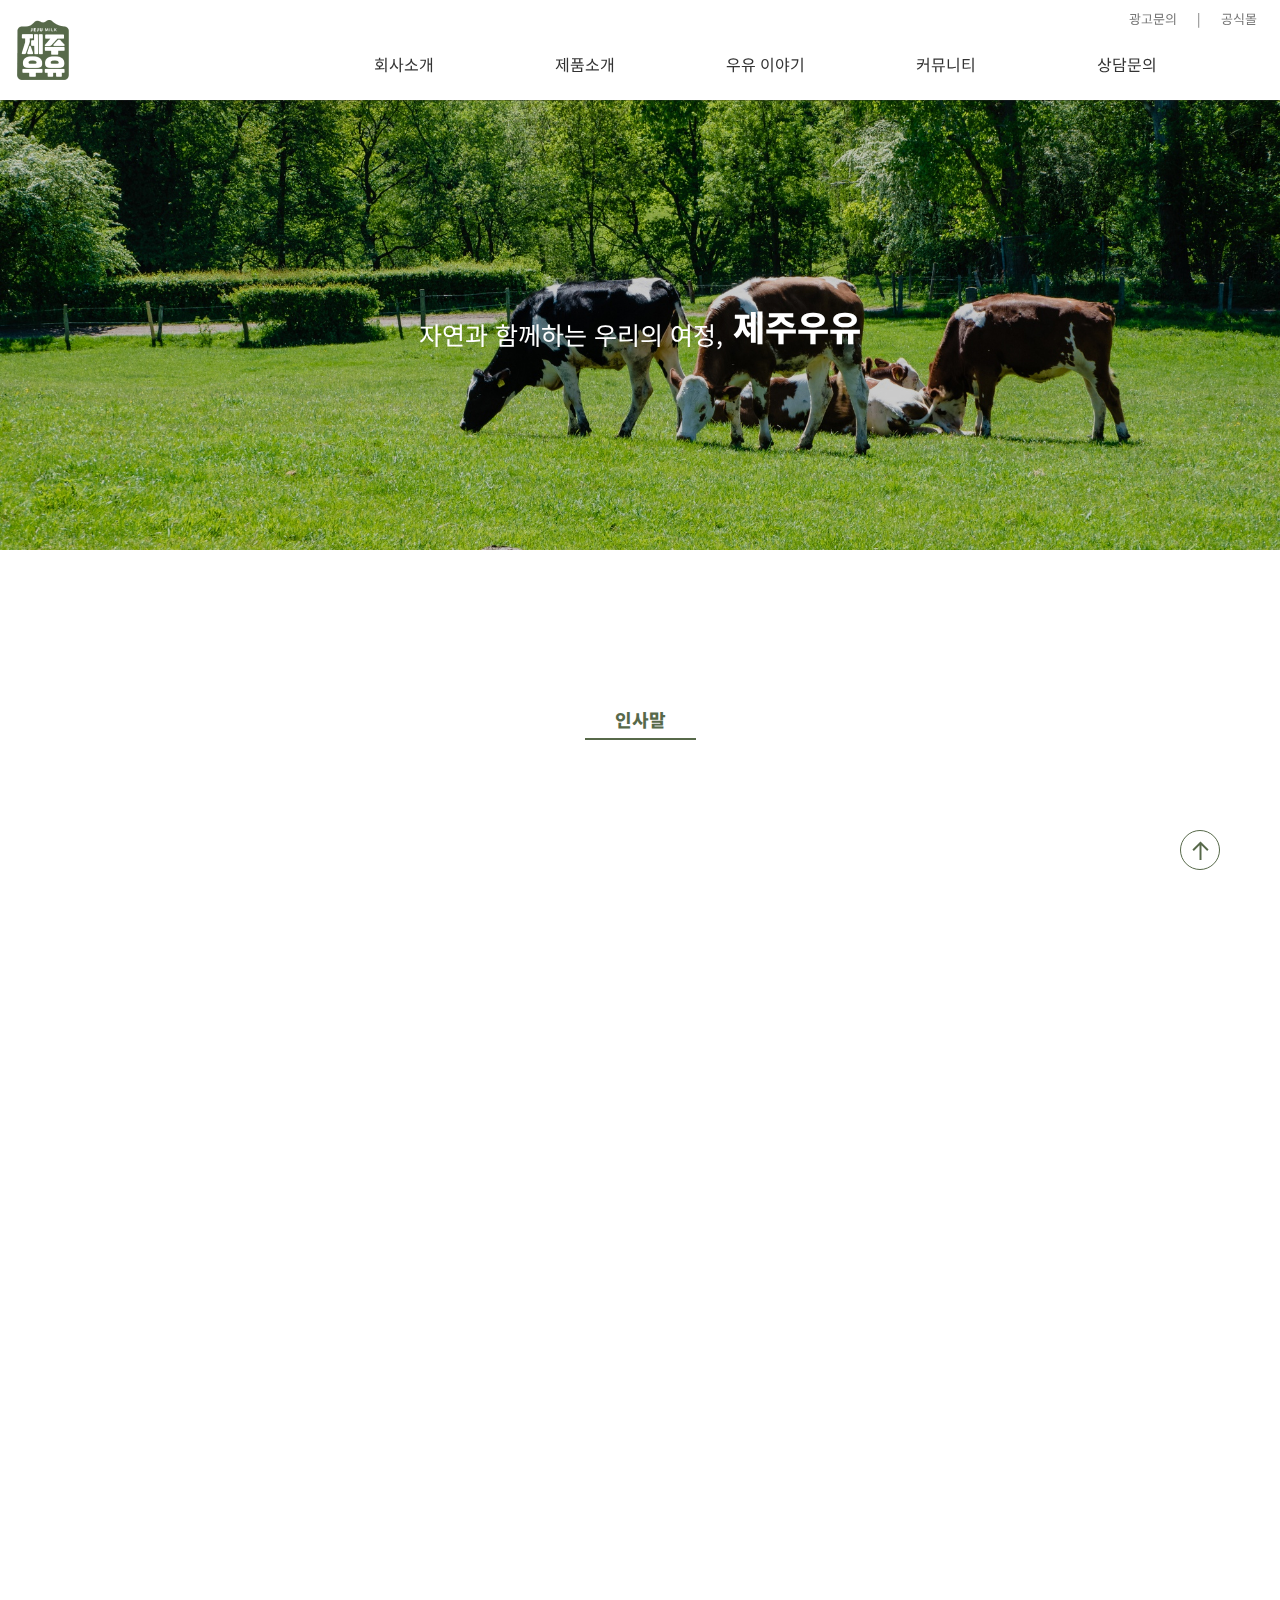
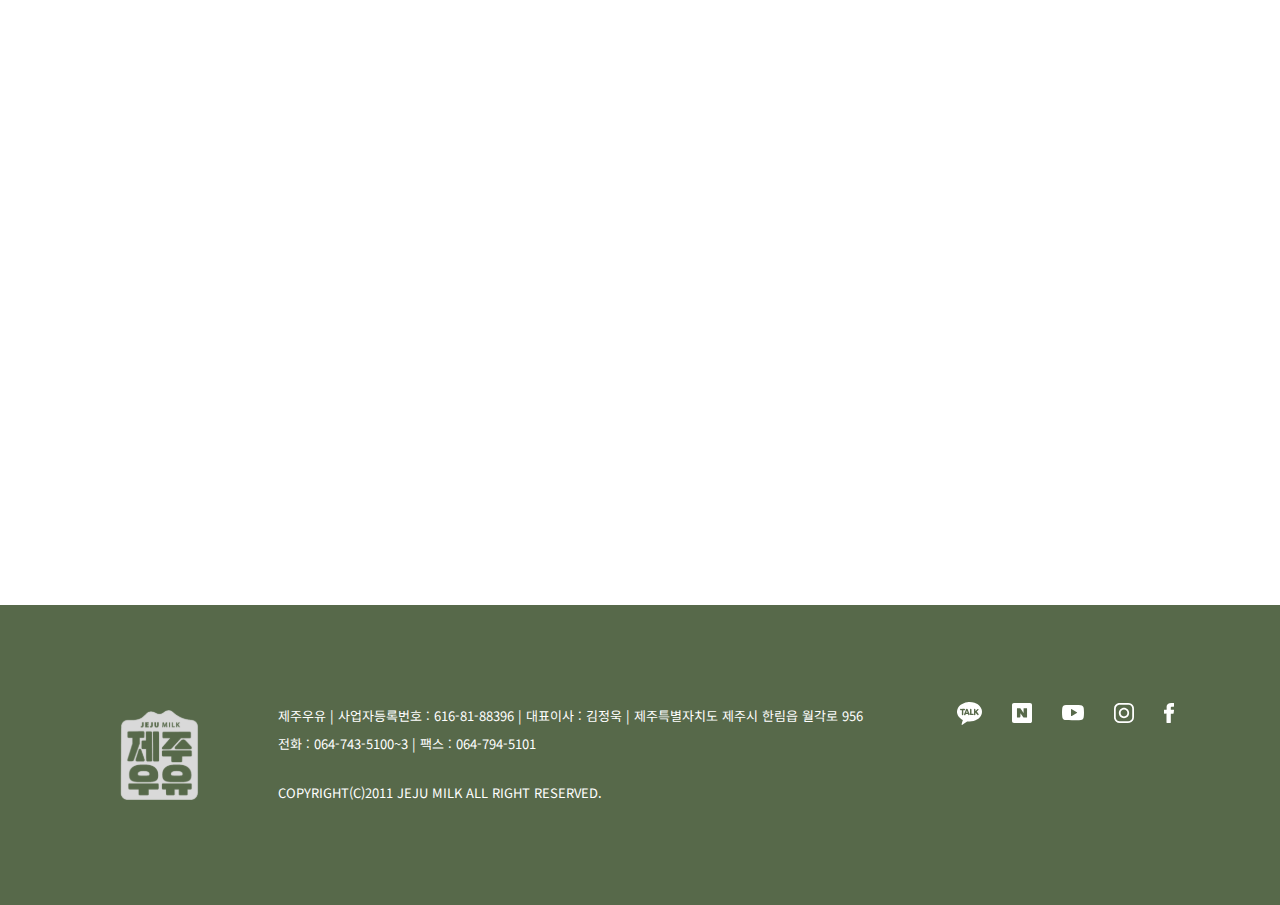
<file: about_greetings.html>
<!DOCTYPE html>
<html lang="ko">

<head>
  <meta charset="UTF-8">
  <meta name="viewport" content="width=device-width, initial-scale=1.0">
  <title>제주우유</title>
  <link rel="stylesheet" href="./css/bootstrap.min.css">
  <link rel="stylesheet" href="./css/bootstrap-grid.min.css">
  <link rel="stylesheet" href="./css/bootstrap-reboot.min.css">
  <link rel="shortcut icon" href="./img/logo_green.ico" type="image/x-icon">
  <link rel="stylesheet" href="./css/aos.css">
  <link rel="stylesheet" href="./css/about_greetings.css">

  <script src="./js/jquery-3.7.1.min.js"></script>
  <script src="./js/jquery-ui.min.js"></script>
  <script src="./js/bootstrap.bundle.min.js"></script>
  <script src="./js/bootstrap.min.js"></script>
  <script src="./js/aos.js"></script>
  <script src="./js/about_greetings.js"></script>
</head>

<body>
  <div id="header_wrap">
    <header>
      <h1><a href="./index.html"><img src="./img/logo_green.png" alt="logo_green">
          <span>제주우유</span>
        </a></h1>
      <nav>
        <div class="nav_aside">
          <ul>
            <li><a href="#">광고문의</a></li>
            <li><a href="#">|</a></li>
            <li><a href="#">공식몰</a></li>
          </ul>
        </div>
        <div class="nav_wrap">
          <ul>
            <li class="menu"><a href="./about_introduce.html" class="menuhover">회사소개</a>
              <div class="nav_line">
                <div class="line_green"></div>
              </div>
              <ul class="nav_inner">
                <li class="nav_inner_li"><a href="./about_introduce.html">소개</a></li>
                <li class="nav_inner_li"><a href="./about_greetings.html">인사말</a></li>
                <li class="nav_inner_li"><a href="./about_history.html">연혁</a></li>
                <li class="nav_inner_li"><a href="#">조직구성</a></li>
                <li class="nav_inner_li"><a href="#">오시는길</a></li>
              </ul>
            </li>
            <li class="menu"><a href="#" class="menuhover">제품소개</a>
              <div class="nav_line">
                <div class="line_green"></div>
              </div>
              <ul class="nav_inner">
                <li class="nav_inner_li"><a href="#">유기농 제품</a></li>
                <li class="nav_inner_li"><a href="#">무항생제 제품</a></li>
                <li class="nav_inner_li"><a href="#">멸균 우유</a></li>
                <li class="nav_inner_li"><a href="#">프리미엄</a></li>
              </ul>
            </li>
            <li class="menu"><a href="#" class="menuhover">우유 이야기</a>
              <div class="nav_line">
                <div class="line_green"></div>
              </div>
              <ul class="nav_inner">
                <li class="nav_inner_li"><a href="#">영양적 가치</a></li>
                <li class="nav_inner_li"><a href="#">우유 상식</a></li>
                <li class="nav_inner_li"><a href="#">발효유</a></li>
              </ul>
            </li>
            <li class="menu"><a href="#" class="menuhover">커뮤니티</a>
              <div class="nav_line">
                <div class="line_green"></div>
              </div>
              <ul class="nav_inner">
                <li class="nav_inner_li"><a href="#">공지사항</a></li>
                <li class="nav_inner_li"><a href="#">뉴스</a></li>
                <li class="nav_inner_li"><a href="#">자주 묻는 질문</a></li>
              </ul>
            </li>
            <li class="menu"><a href="#" class="menuhover">상담문의
                <div class="nav_line">
                  <div class="line_green"></div>
                </div>
              </a></li>
          </ul>
        </div>
      </nav>

      <div class="nav_bar">
        <figure>
          <img src="./img/bar.svg" alt="bar">
        </figure>
      </div>
    </header>
  </div>

  <!-- ///header_logo -->

  <!-- nav_slide_wrap -->
  <div class="nav_slide_wrap">
    <div class="nav_slide_all">
      <div class="nav_slide_header">
        <h1><a href="./index.html">
            <img src="./img/logo_green.png" alt="nav_aside_header_logo">
          </a></h1>
        <figure>
          <img src="./img/x-lg.svg" alt="close" class="close">
        </figure>
      </div>
      <div class="nav_slide_ul">
        <ul>
          <li class="slide_menu"><a href="./about_introduce.html">회사소개</a>
            <ul class="nav_slideinner slideinner1">
              <li class="nav_slideinner_li"><a href="./about_introduce.html">소개</a></li>
              <li class="nav_slideinner_li"><a href="./about_greetings.html">인사말</a></li>
              <li class="nav_slideinner_li"><a href="./about_history.html">연혁</a></li>
              <li class="nav_slideinner_li"><a href="#">조직구성</a></li>
              <li class="nav_slideinner_li"><a href="#">오시는길</a></li>
            </ul>
          </li>
          <li class="slide_menu"><a href="#">제품소개</a>
            <ul class="nav_slideinner slideinner2">
              <li class="nav_slideinner_li"><a href="#">유기농 제품</a></li>
              <li class="nav_slideinner_li"><a href="#">무항생제 제품</a></li>
              <li class="nav_slideinner_li"><a href="#">멸균 우유</a></li>
              <li class="nav_slideinner_li"><a href="#">프리미엄</a></li>
            </ul>
          </li>
          <li class="slide_menu"><a href="#">우유 이야기</a>
            <ul class="nav_slideinner slideinner2">
              <li class="nav_slideinner_li"><a href="#">영양적 가치</a></li>
              <li class="nav_slideinner_li"><a href="#">우유 상식</a></li>
              <li class="nav_slideinner_li"><a href="#">발효유</a></li>
            </ul>
          </li>
          <li class="slide_menu"><a href="#">커뮤니티</a>
            <ul class="nav_slideinner slideinner2">
              <li class="nav_slideinner_li"><a href="#">공지사항</a></li>
              <li class="nav_slideinner_li"><a href="#">뉴스</a></li>
              <li class="nav_slideinner_li"><a href="#">자주 묻는 질문</a></li>
            </ul>
          </li>
          <li class="slide_menu"><a href="#">상담문의</a>
            <ul class="nav_slideinner slideinner2">
            </ul>
          </li>
        </ul>
      </div>
      <div class="nav_slide_sm">
        <ul>
          <li><a href="#">광고문의</a></li>
          <li><a href="#">|</a></li>
          <li><a href="#">공식몰</a></li>
        </ul>
      </div>
      <div class="nav_slide_icon_wrap">
        <div class="nav_slide_icon">
          <a href="#"><img src="./img/kakao_icon_gray.svg" alt="kakao"></a>
          <a href="#"><img src="./img/naver_icon_gray.svg" alt="naver"></a>
          <a href="#"><img src="./img/youtube_icon_gray.svg" alt="youtube"></a>
          <a href="#"><img src="./img/instar_icon_gray.svg" alt="instar"></a>
          <a href="#"><img src="./img/facebook_icon_gray.svg" alt="facebook"></a>
        </div>
      </div>
    </div>
  </div>

  <!-- main -->
  <main>
    <div class="background_img">
      <div class="background_text" data-aos="fade-right" data-aos-offset="300" data-aos-easing="ease-in-sine">
        <p>자연과 함께하는 우리의 여정,</p>
        <h2>제주우유</h2>
      </div>
      <div class="top_all">
        <a href="#" class="top">
          <img src="./img/up.svg" alt="up">
        </a>
      </div>
    </div>
  </main>
  <!-- ////main -->

  <!-- greetings -->
  <div class="container">
    <div id="greetings">
      <div class="h3_wrap">
        <h3>인사말</h3>
      </div>

      <div class="row">
        <div class="col">
          <div class="greetings_top" data-aos="fade-up" data-aos-duration="500">
            <div class="greetings_title">
              <h5>제주우유 홈페이지를 방문하여 주신 <br>
                고객 여러분께 </h5>
              <h4>깊은 감사의 말씀을 드립니다.</h4>
              <p class="title1">제주우유는 1985년 설립이후, <br>
                안정된 판매와 네트워크 및 우수한 기술력과 최첨단 생산설비를 <br>
                보유하고 신제품 개발을 통해 제주지역 낙농산업 및 고객의<br> 건강증진에
                기여해온 제주의 대표적인 향토기업입니다.</p>
            </div>
            <div class="greetings_img">
              <figure>
                <img src="./img/greetings.jpg" alt="greetings_img">
              </figure>
            </div>
          </div>
        </div>
      </div>

      <div class="row">
        <div class="col">
          <div class="greetings_text_wrap" data-aos="fade-up" data-aos-duration="500">
            <div class="greetings_text_right">
              <p class="greetings_normal">제주우유는 아시아 유일 청정지역인 <span class="green">제주의 1A등급 원유</span>를 원료로 <br>
                사용하고 있으며, 안전한 유제품 생산을 위한 최적화된 조건(HACCP)을 <br>
                갖추고 있기에 안심하고 드실 수 있는 고품격 제품을 생산하고 있습니다. </p>

              <p class="greetings_normal nomal2"> 제주우유는 전국적 유통망 체계 구축을 완료하고 포장용기의 다변화, <br>
                제품 종류의 다양화, 제품 디자인의 고급화를 진행하여 제주도 지역 외에도 <br>
                수도권 중심으로 전국 각지에서 전 제품이 판매되고 있습니다. </p>

              <p class="greetings_normal">제주우유는 도내는 물론 전국적 기반을 갖춘 유업체로 도약중이며 전국에 <br>
                각 총판 대리점이 개설되어 있어 가정 방문 배달이 가능할 뿐 아니라 전문 <br>
                유통매장에서도 유기농 및 프리미엄 제품을 드실 수 있습니다.</p>

            </div>
            <div class="greetings_text_left">
              <p class="bold">Well-Bein 시대의 Customer Needs에 부합하는<br>
                고품질의 신선한 제품을 공급하도록 최선을 다하겠습니다.</p>
              <p class="greetings_normal normal3 ">앞으로도 저희 제주우유 임직원들은 <br>고객의 건강을 최우선으로 생각하겠습니다. <br>
                고객 여러분들의 많은 격려와 관심 부탁드리겠습니다. <br>
              </p>
              <p class="greetings_normal thanku">감사합니다.</p>
              <p class="greetings_right_text">- 주식회사 제주우유 임직원 일동 -</p>
            </div>
          </div>


          <div class="greetings_text_wrap2" data-aos="fade-up" data-aos-duration="500">
            <div class="greetings_text_right2">
              <p>제주우유는 아시아 유일 청정지역인 <span class="green">제주의 1A등급 원유</span>를 원료로
                사용하고 있으며, <br>안전한 유제품 생산을 위한 최적화된 조건(HACCP)을
                갖추고 있기에 <br>안심하고 드실 수 있는 고품격 제품을 생산하고 있습니다.</p>

              <p> 제주우유는 전국적 유통망 체계 구축을 완료하고 <br>
                포장용기의 다변화,
                제품 종류의 다양화, 제품 디자인의 고급화를 진행하여 <br>제주도 지역 외에도
                수도권 중심으로 전국 각지에서 전 제품이 판매되고 있습니다. </p>

              <p>제주우유는 도내는 물론 전국적 기반을 갖춘 유업체로 도약중이며 전국에 <br>
                각 총판 대리점이 개설되어 있어 가정 방문 배달이 가능할 뿐 아니라 <br>전문
                유통매장에서도 유기농 및 프리미엄 제품을 드실 수 있습니다.</p>
            </div>

            <div class="greetings_text_left2">
              <p class="bold">Well-Bein 시대의 Customer Needs에 부합하는 <br>
                고품질의 신선한 제품을 공급하도록 최선을 다하겠습니다.</p>
              <p>앞으로도 저희 제주우유 임직원들은고객의 건강을 최우선으로 생각하겠습니다. <br>
                고객 여러분들의 많은 격려와 관심 부탁드리겠습니다.
              </p>
              <p class="thanku2">감사합니다.</p>
              <p class="greetings_right_text">- 주식회사 제주우유 임직원 일동 -</p>
            </div>
          </div>
        </div>
      </div>

    </div>
  </div>

  <!-- ///greetings -->


  <!-- footer -->
  <div id="footer">
    <div class="container">
      <div class="row">
        <div class="col-12">
          <footer>
            <figure>
              <img src="./img/logo_gray.svg" alt="logo_gray">
            </figure>
            <div class="footer_textall">
              <div class="footer_text">
                <p>제주우유 | 사업자등록번호 : 616-81-88396 | 대표이사 : 김정욱 | 제주특별자치도 제주시 한림읍 월각로 956 <br>
                  전화 : 064-743-5100~3 | 팩스 : 064-794-5101</p>
                <span>COPYRIGHT(C)2011 JEJU MILK ALL RIGHT RESERVED.</span>
              </div>
              <div class="footer_icon_wrap">
                <div class="footer_icon">
                  <a href="#"><img src="./img/kakao_icon.svg" alt="kakao"></a>
                  <a href="#"><img src="./img/naver_icon.svg" alt="naver"></a>
                  <a href="#"><img src="./img/youtube_icon.svg" alt="youtube"></a>
                  <a href="#"><img src="./img/instar_icon.svg" alt="instar"></a>
                  <a href="#"><img src="./img/facebook_icon.svg" alt="facebook"></a>
                </div>
              </div>
            </div>
          </footer>
        </div>
      </div>
    </div>
  </div>
  <!-- ///footer -->
</body>

</html>
</file>
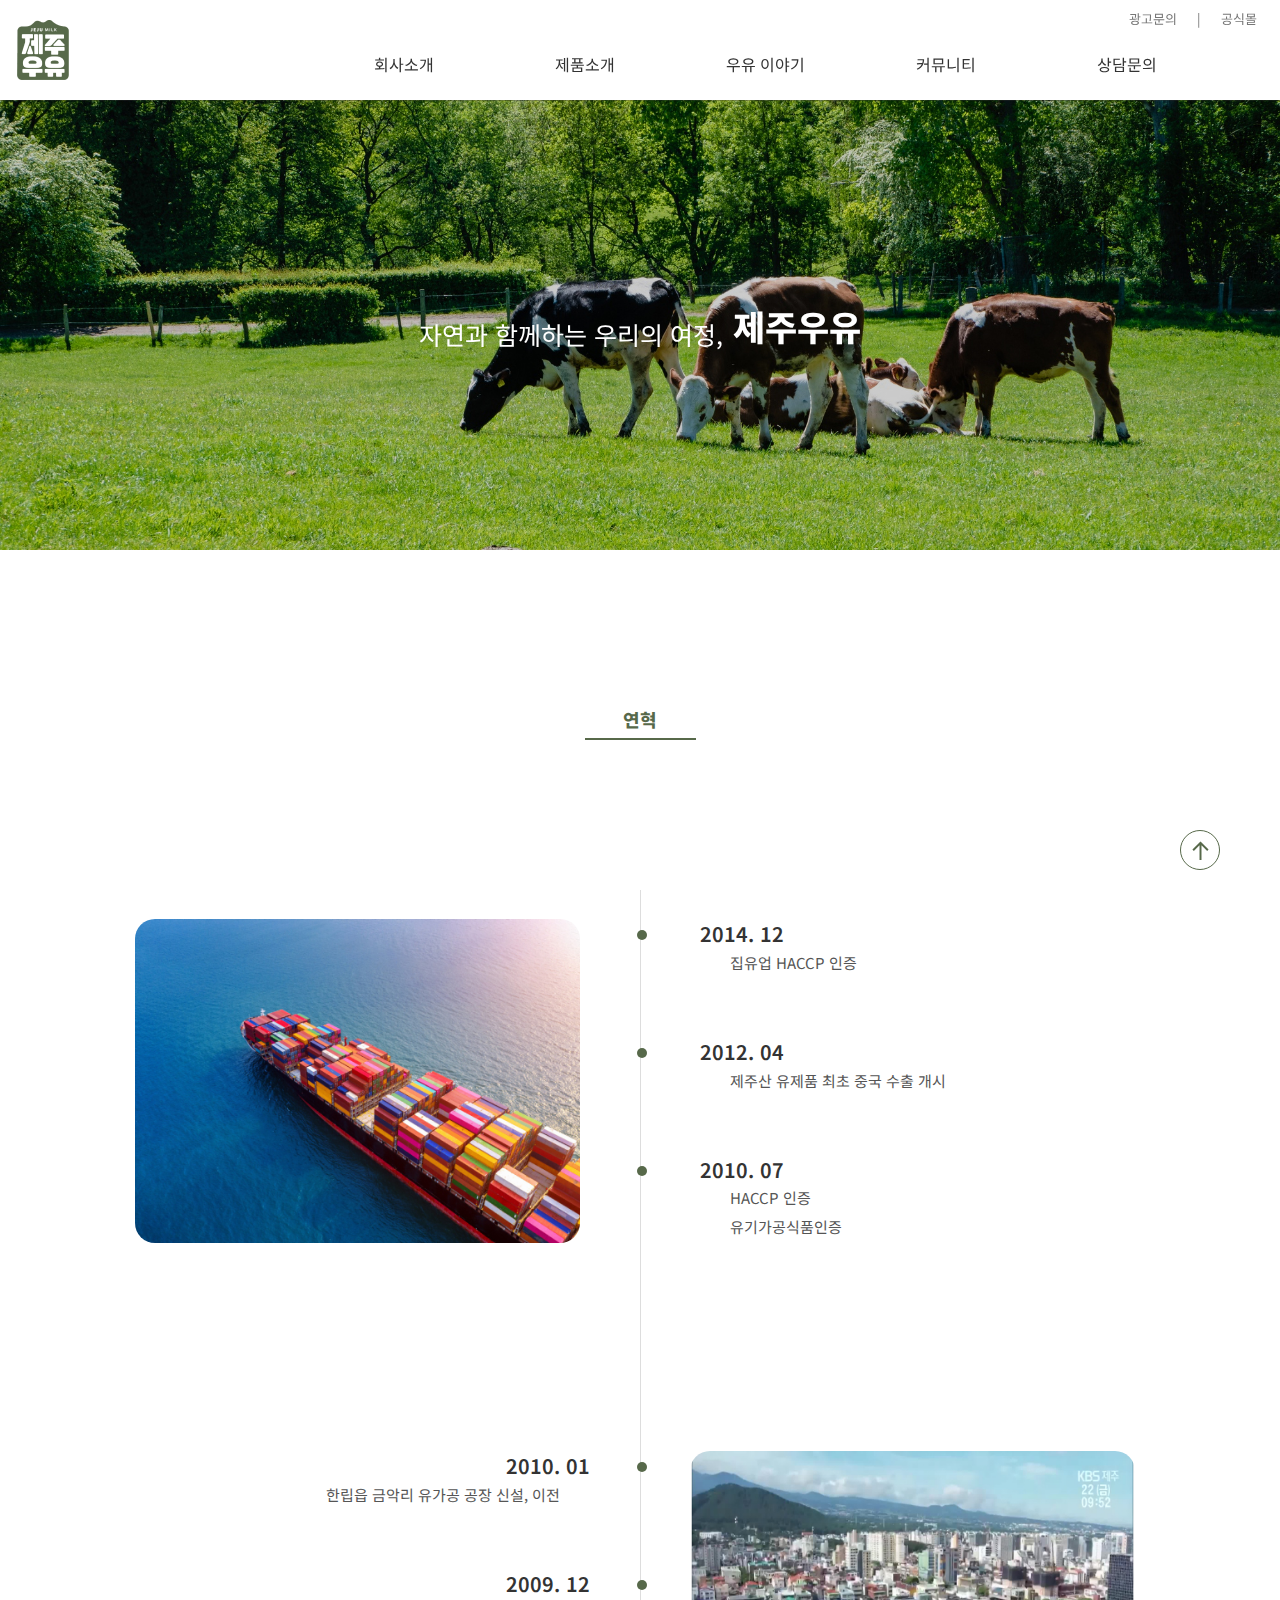
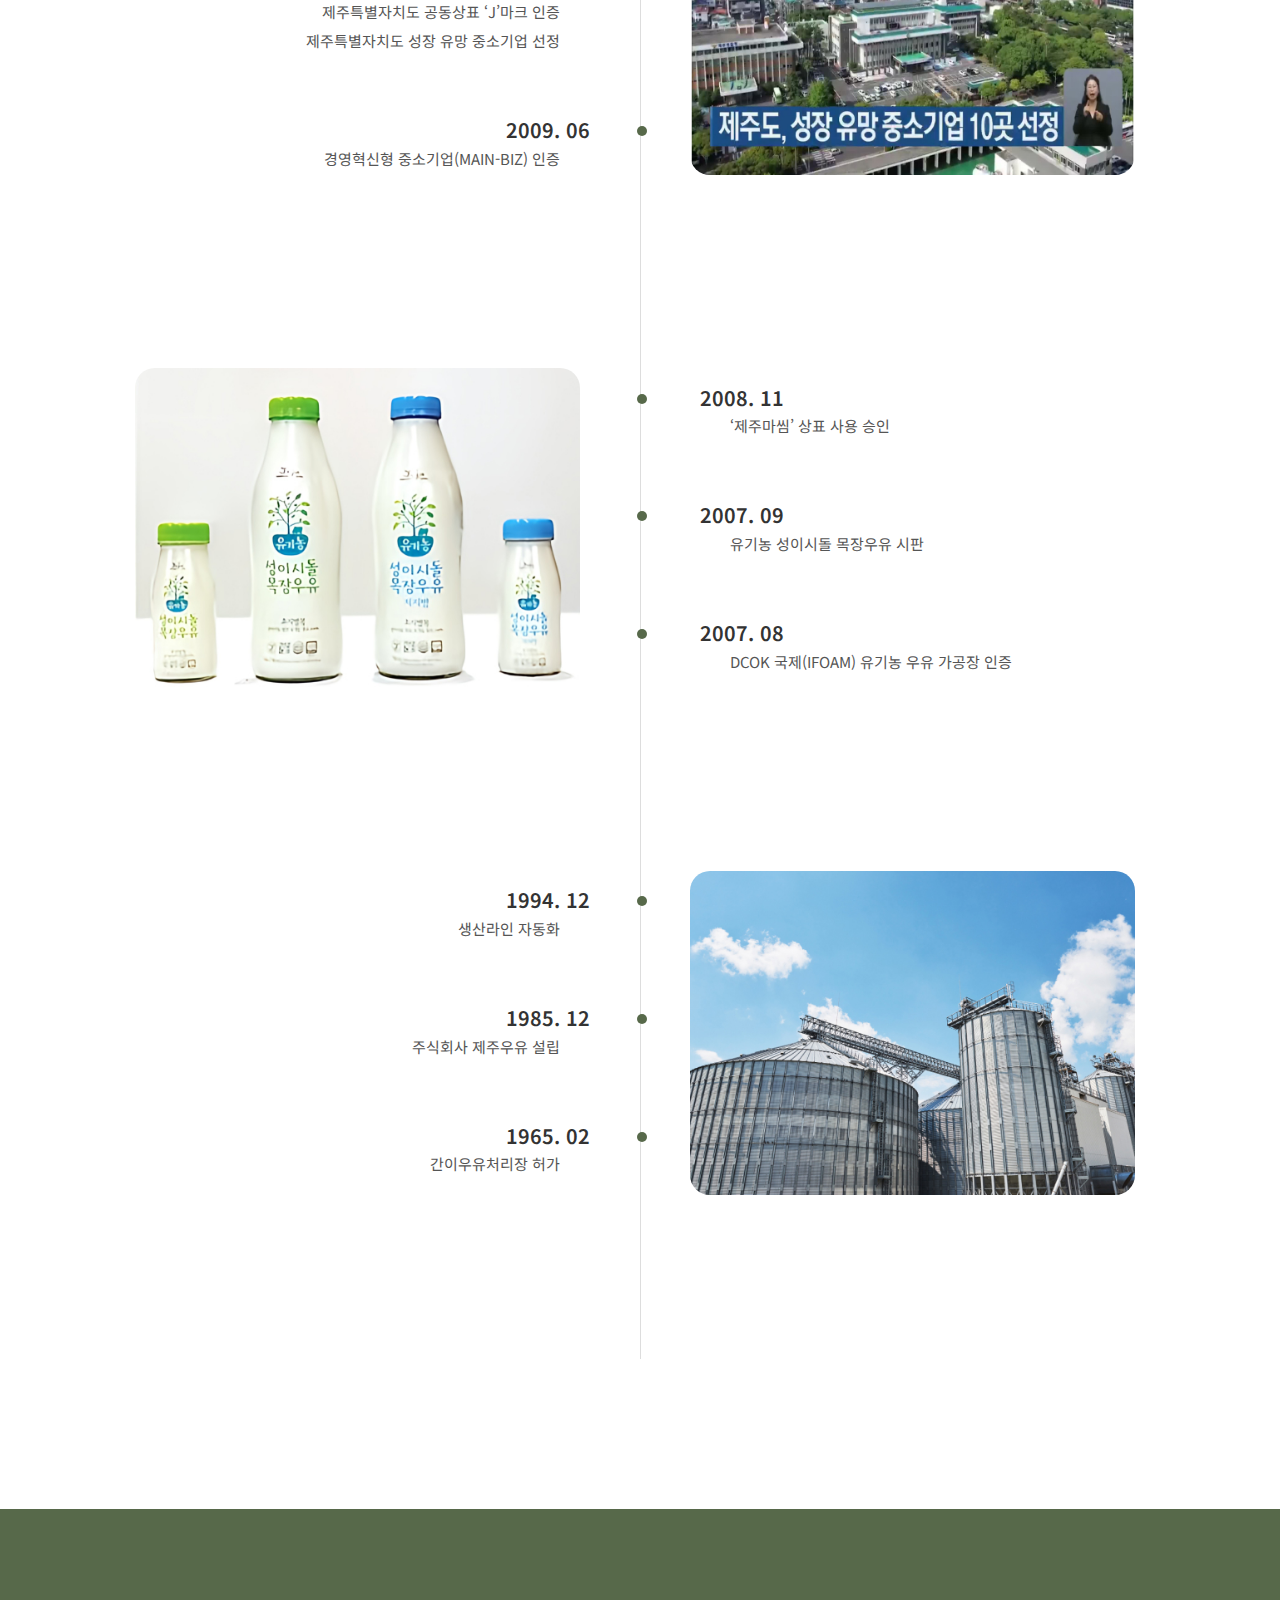
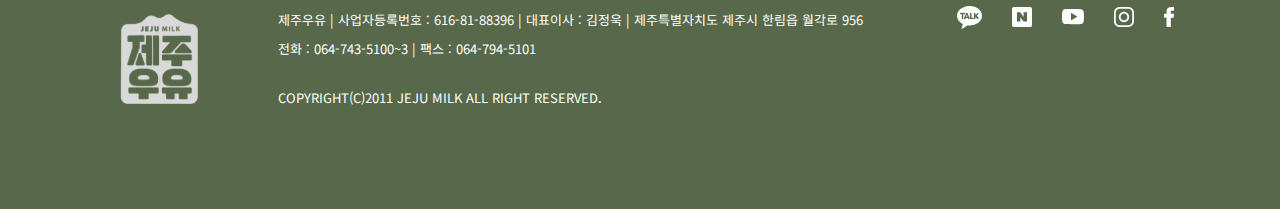
<file: about_history.html>
<!DOCTYPE html>
<html lang="ko">

<head>
  <meta charset="UTF-8">
  <meta name="viewport" content="width=device-width, initial-scale=1.0">
  <title>제주우유</title>
  <link rel="stylesheet" href="./css/bootstrap.min.css">
  <link rel="stylesheet" href="./css/bootstrap-grid.min.css">
  <link rel="stylesheet" href="./css/bootstrap-reboot.min.css">
  <link rel="shortcut icon" href="./img/logo_green.ico" type="image/x-icon">
  <link rel="stylesheet" href="./css/aos.css">
  <link rel="stylesheet" href="./css/about_history.css">

  <script src="./js/jquery-3.7.1.min.js"></script>
  <script src="./js/jquery-ui.min.js"></script>
  <script src="./js/bootstrap.bundle.min.js"></script>
  <script src="./js/bootstrap.min.js"></script>
  <script src="./js/aos.js"></script>
  <script src="./js/about_history.js"></script>
</head>

<body>
  <div id="header_wrap">
    <header>
      <h1><a href="./index.html"><img src="./img/logo_green.png" alt="logo_green">
          <span>제주우유</span>
        </a></h1>
      <nav>
        <div class="nav_aside">
          <ul>
            <li><a href="#">광고문의</a></li>
            <li><a href="#">|</a></li>
            <li><a href="#">공식몰</a></li>
          </ul>
        </div>
        <div class="nav_wrap">
          <ul>
            <li class="menu"><a href="./about_introduce.html" class="menuhover">회사소개</a>
              <div class="nav_line">
                <div class="line_green"></div>
              </div>
              <ul class="nav_inner">
                <li class="nav_inner_li"><a href="./about_introduce.html">소개</a></li>
                <li class="nav_inner_li"><a href="./about_greetings.html">인사말</a></li>
                <li class="nav_inner_li"><a href="./about_history.html">연혁</a></li>
                <li class="nav_inner_li"><a href="#">조직구성</a></li>
                <li class="nav_inner_li"><a href="#">오시는길</a></li>
              </ul>
            </li>
            <li class="menu"><a href="#" class="menuhover">제품소개</a>
              <div class="nav_line">
                <div class="line_green"></div>
              </div>
              <ul class="nav_inner">
                <li class="nav_inner_li"><a href="#">유기농 제품</a></li>
                <li class="nav_inner_li"><a href="#">무항생제 제품</a></li>
                <li class="nav_inner_li"><a href="#">멸균 우유</a></li>
                <li class="nav_inner_li"><a href="#">프리미엄</a></li>
              </ul>
            </li>
            <li class="menu"><a href="#" class="menuhover">우유 이야기</a>
              <div class="nav_line">
                <div class="line_green"></div>
              </div>
              <ul class="nav_inner">
                <li class="nav_inner_li"><a href="#">영양적 가치</a></li>
                <li class="nav_inner_li"><a href="#">우유 상식</a></li>
                <li class="nav_inner_li"><a href="#">발효유</a></li>
              </ul>
            </li>
            <li class="menu"><a href="#" class="menuhover">커뮤니티</a>
              <div class="nav_line">
                <div class="line_green"></div>
              </div>
              <ul class="nav_inner">
                <li class="nav_inner_li"><a href="#">공지사항</a></li>
                <li class="nav_inner_li"><a href="#">뉴스</a></li>
                <li class="nav_inner_li"><a href="#">자주 묻는 질문</a></li>
              </ul>
            </li>
            <li class="menu"><a href="#" class="menuhover">상담문의
                <div class="nav_line">
                  <div class="line_green"></div>
                </div>
              </a></li>
          </ul>
        </div>
      </nav>

      <div class="nav_bar">
        <figure>
          <img src="./img/bar.svg" alt="bar">
        </figure>
      </div>
    </header>
  </div>

  <!-- ///header_logo -->

  <!-- nav_slide_wrap -->
  <div class="nav_slide_wrap">
    <div class="nav_slide_all">
      <div class="nav_slide_header">
        <h1><a href="./index.html">
            <img src="./img/logo_green.png" alt="nav_aside_header_logo">
          </a></h1>
        <figure>
          <img src="./img/x-lg.svg" alt="close" class="close">
        </figure>
      </div>
      <div class="nav_slide_ul">
        <ul>
          <li class="slide_menu"><a href="./about_introduce.html">회사소개</a>
            <ul class="nav_slideinner slideinner1">
              <li class="nav_slideinner_li"><a href="./about_introduce.html">소개</a></li>
              <li class="nav_slideinner_li"><a href="./about_greetings.html">인사말</a></li>
              <li class="nav_slideinner_li"><a href="./about_history.html">연혁</a></li>
              <li class="nav_slideinner_li"><a href="#">조직구성</a></li>
              <li class="nav_slideinner_li"><a href="#">오시는길</a></li>
            </ul>
          </li>
          <li class="slide_menu"><a href="#">제품소개</a>
            <ul class="nav_slideinner slideinner2">
              <li class="nav_slideinner_li"><a href="#">유기농 제품</a></li>
              <li class="nav_slideinner_li"><a href="#">무항생제 제품</a></li>
              <li class="nav_slideinner_li"><a href="#">멸균 우유</a></li>
              <li class="nav_slideinner_li"><a href="#">프리미엄</a></li>
            </ul>
          </li>
          <li class="slide_menu"><a href="#">우유 이야기</a>
            <ul class="nav_slideinner slideinner2">
              <li class="nav_slideinner_li"><a href="#">영양적 가치</a></li>
              <li class="nav_slideinner_li"><a href="#">우유 상식</a></li>
              <li class="nav_slideinner_li"><a href="#">발효유</a></li>
            </ul>
          </li>
          <li class="slide_menu"><a href="#">커뮤니티</a>
            <ul class="nav_slideinner slideinner2">
              <li class="nav_slideinner_li"><a href="#">공지사항</a></li>
              <li class="nav_slideinner_li"><a href="#">뉴스</a></li>
              <li class="nav_slideinner_li"><a href="#">자주 묻는 질문</a></li>
            </ul>
          </li>
          <li class="slide_menu"><a href="#">상담문의</a>
            <ul class="nav_slideinner slideinner2">
            </ul>
          </li>
        </ul>
      </div>
      <div class="nav_slide_sm">
        <ul>
          <li><a href="#">광고문의</a></li>
          <li><a href="#">|</a></li>
          <li><a href="#">공식몰</a></li>
        </ul>
      </div>
      <div class="nav_slide_icon_wrap">
        <div class="nav_slide_icon">
          <a href="#"><img src="./img/kakao_icon_gray.svg" alt="kakao"></a>
          <a href="#"><img src="./img/naver_icon_gray.svg" alt="naver"></a>
          <a href="#"><img src="./img/youtube_icon_gray.svg" alt="youtube"></a>
          <a href="#"><img src="./img/instar_icon_gray.svg" alt="instar"></a>
          <a href="#"><img src="./img/facebook_icon_gray.svg" alt="facebook"></a>
        </div>
      </div>
    </div>
  </div>

  <!-- main -->
  <main>
    <div class="background_img">
      <div class="background_text" data-aos="fade-right" data-aos-offset="300" data-aos-easing="ease-in-sine">
        <p>자연과 함께하는 우리의 여정,</p>
        <h2>제주우유</h2>
      </div>
      <div class="top_all">
        <a href="#" class="top">
          <img src="./img/up.svg" alt="up">
        </a>
      </div>
    </div>
  </main>
  <!-- ////main -->

  <!-- history -->
  <div class="container">
    <div id="history">
      <div class="h3_wrap">
        <h3>연혁</h3>
      </div>

      <div class="history_section_wrap">
        <div class="row">
          <div class="col">
            <div class="history_section">
              <!-- before gray-->
              <!-- after green-->
              <figure>
                <img src="./img/history_4.jpg" alt="history4">
              </figure>
              <div class="history_text_wrap">
                <!-- before green_circle-->
                <div class="history_text circle1">
                  <p class="year">2014. 12</p>
                  <p class="nomer">집유업 HACCP 인증</p>
                </div>
                <div class="history_text circle2">
                  <p class="year">2012. 04</p>
                  <p class="nomer">제주산 유제품 최초 중국 수출 개시</p>
                </div>
                <div class="history_text circle3">
                  <p class="year">2010. 07</p>
                  <p class="nomer">HACCP 인증<br> 유기가공식품인증</p>
                </div>
              </div>
            </div>
          </div>
        </div>

        <div class="row">
          <div class="col">
            <div class="history_section img_right">
              <!-- before gray-->
              <!-- after green-->
              <figure class="gap">
                <img src="./img/history_3.jpg" alt="history3">
              </figure>
              <div class="history_text_wrap text_left">
                <!-- before green_circle-->
                <div class="history_text circle4">
                  <p class="year">2010. 01</p>
                  <p class="nomer">한립읍 금악리 유가공 공장 신설, 이전</p>
                </div>
                <div class="history_text circle5">
                  <p class="year">2009. 12</p>
                  <p class="nomer">제주특별자치도 공동상표 ‘J’마크 인증<br>제주특별자치도 성장 유망 중소기업 선정</p>
                </div>
                <div class="history_text circle6">
                  <p class="year">2009. 06</p>
                  <p class="nomer">경영혁신형 중소기업(MAIN-BIZ) 인증</p>
                </div>
              </div>
            </div>
          </div>
        </div>

        <div class="row">
          <div class="col">
            <div class="history_section">
              <!-- before gray-->
              <!-- after green-->
              <figure>
                <img src="./img/history_2.jpg" alt="history2">
              </figure>
              <div class="history_text_wrap">
                <!-- before green_circle-->
                <div class="history_text circle7">
                  <p class="year">2008. 11</p>
                  <p class="nomer">‘제주마씸’ 상표 사용 승인</p>
                </div>
                <div class="history_text circle8">
                  <p class="year">2007. 09</p>
                  <p class="nomer">유기농 성이시돌 목장우유 시판</p>
                </div>
                <div class="history_text circle9">
                  <p class="year">2007. 08</p>
                  <p class="nomer">DCOK 국제(IFOAM) 유기농 우유 가공장 인증</p>
                </div>
              </div>
            </div>
          </div>
        </div>

        <div class="row">
          <div class="col">
            <div class="history_section img_right none">
              <!-- before gray-->
              <!-- after green-->
              <figure class="gap">
                <img src="./img/history_1.jpg" alt="history1">
              </figure>
              <div class="history_text_wrap text_left">
                <!-- before green_circle-->
                <div class="history_text circle10">
                  <p class="year">1994. 12</p>
                  <p class="nomer">생산라인 자동화</p>
                </div>
                <div class="history_text circle11">
                  <p class="year">1985. 12</p>
                  <p class="nomer">주식회사 제주우유 설립</p>
                </div>
                <div class="history_text circle12">
                  <p class="year">1965. 02</p>
                  <p class="nomer">간이우유처리장 허가</p>
                </div>
              </div>
            </div>
          </div>
        </div>
      </div>
    </div>
  </div>

  <!-- ///history -->


  <!-- footer -->
  <div id="footer">
    <div class="container">
      <div class="row">
        <div class="col-12">
          <footer>
            <figure>
              <img src="./img/logo_gray.svg" alt="logo_gray">
            </figure>
            <div class="footer_textall">
              <div class="footer_text">
                <p>제주우유 | 사업자등록번호 : 616-81-88396 | 대표이사 : 김정욱 | 제주특별자치도 제주시 한림읍 월각로 956 <br>
                  전화 : 064-743-5100~3 | 팩스 : 064-794-5101</p>
                <span>COPYRIGHT(C)2011 JEJU MILK ALL RIGHT RESERVED.</span>
              </div>
              <div class="footer_icon_wrap">
                <div class="footer_icon">
                  <a href="#"><img src="./img/kakao_icon.svg" alt="kakao"></a>
                  <a href="#"><img src="./img/naver_icon.svg" alt="naver"></a>
                  <a href="#"><img src="./img/youtube_icon.svg" alt="youtube"></a>
                  <a href="#"><img src="./img/instar_icon.svg" alt="instar"></a>
                  <a href="#"><img src="./img/facebook_icon.svg" alt="facebook"></a>
                </div>
              </div>
            </div>
          </footer>
        </div>
      </div>
    </div>
  </div>
  <!-- ///footer -->
</body>

</html>
</file>
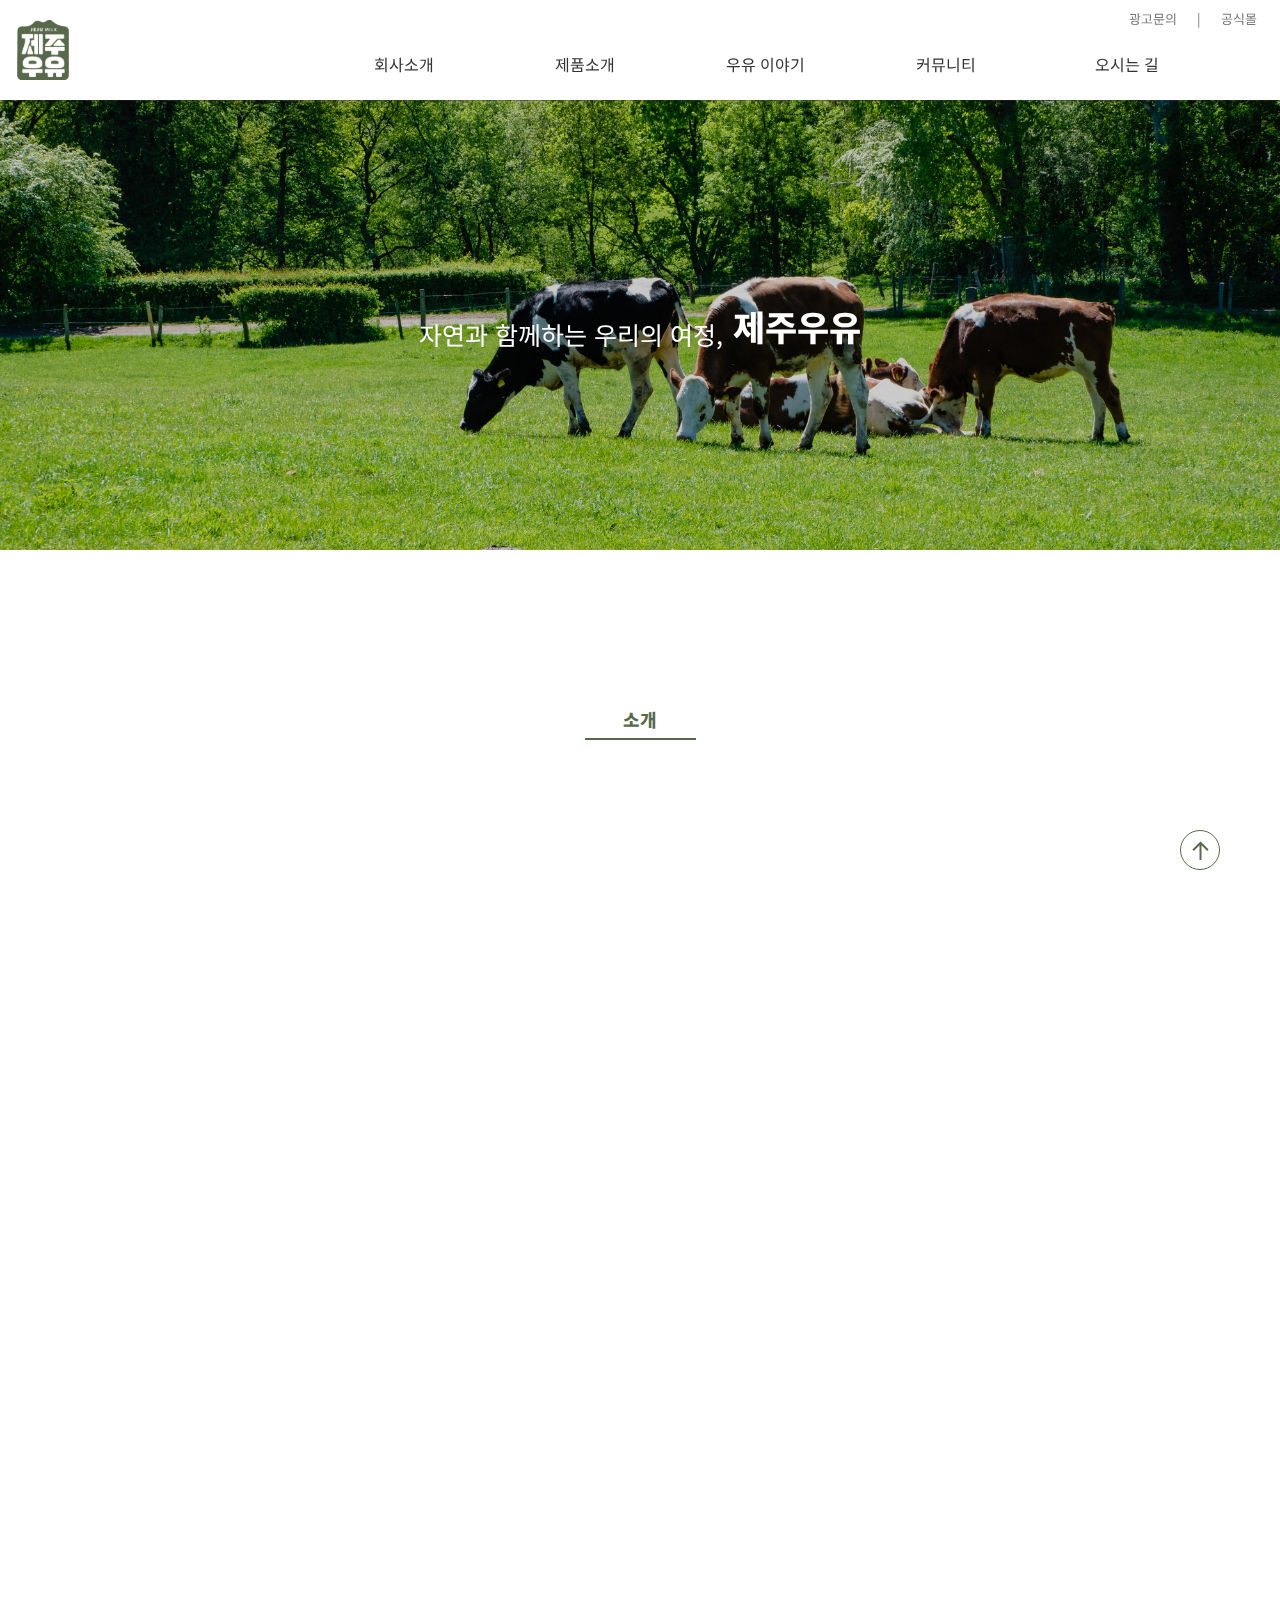
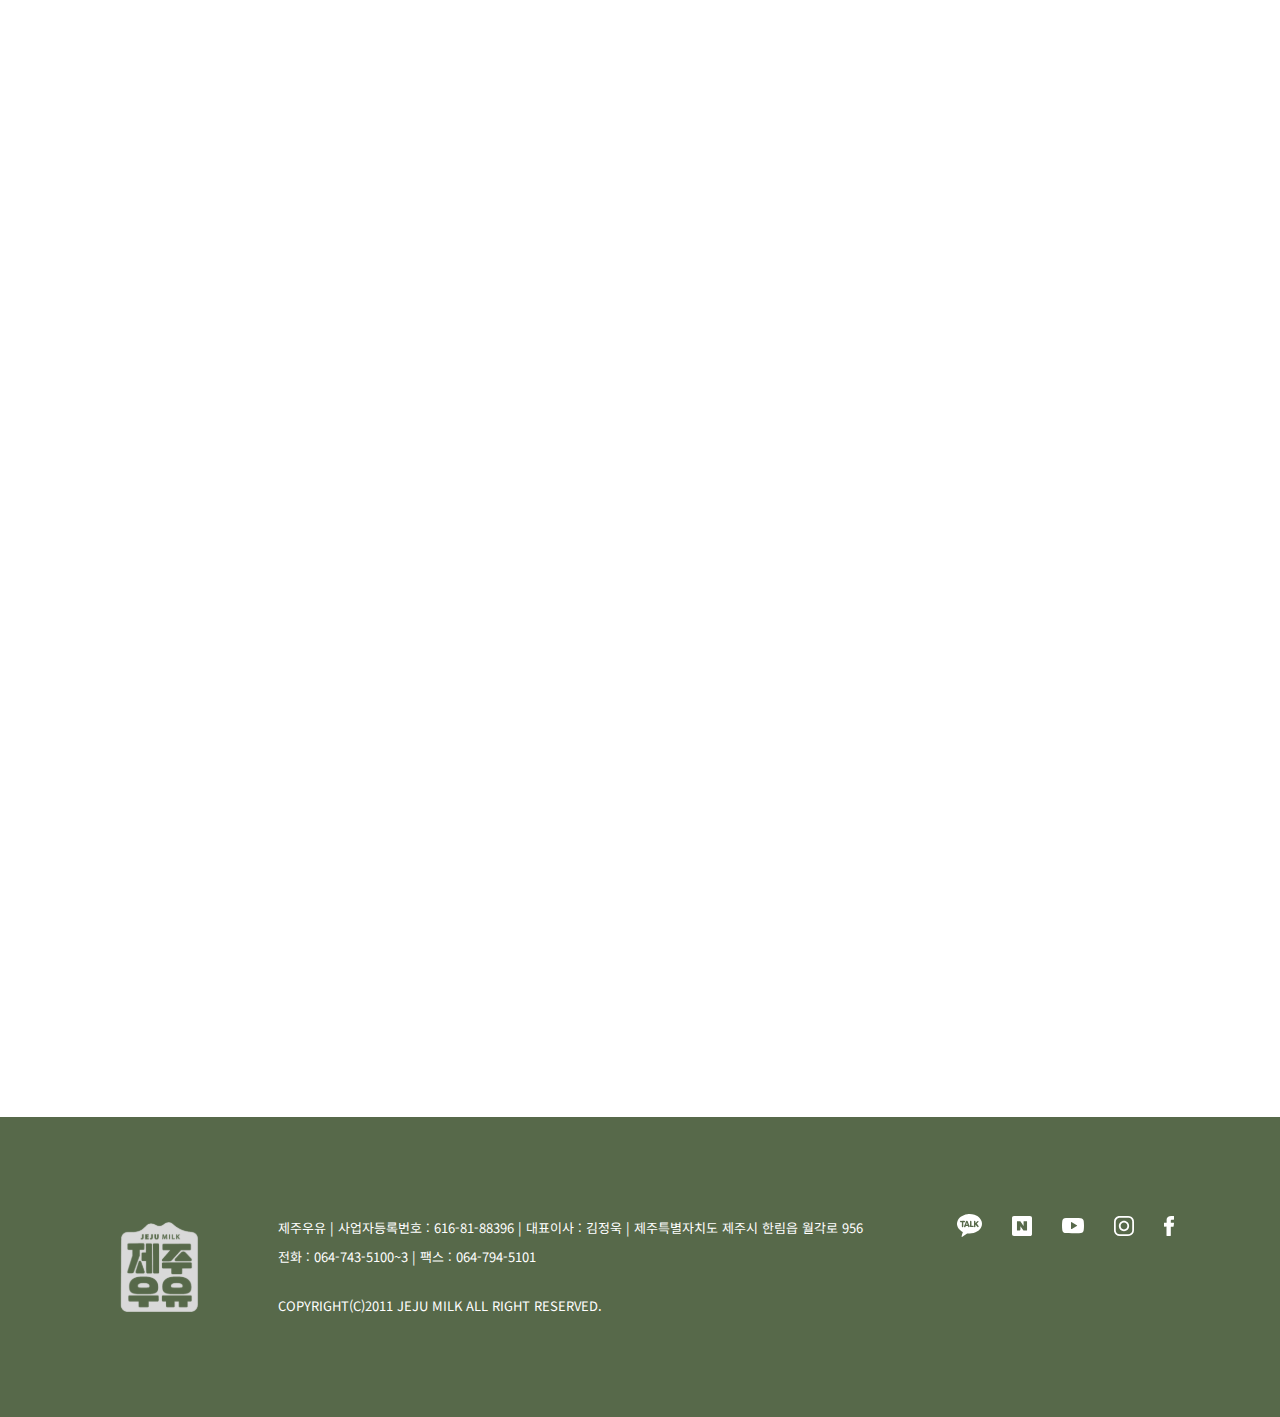
<file: about_introduce.html>
<!DOCTYPE html>
<html lang="ko">

<head>
  <meta charset="UTF-8">
  <meta name="viewport" content="width=device-width, initial-scale=1.0">
  <title>제주우유</title>
  <link rel="stylesheet" href="./css/bootstrap.min.css">
  <link rel="stylesheet" href="./css/bootstrap-grid.min.css">
  <link rel="stylesheet" href="./css/bootstrap-reboot.min.css">
  <link rel="shortcut icon" href="./img/logo_green.ico" type="image/x-icon">
  <!-- <link rel="stylesheet" href="./slick/slick.css"> -->
  <!-- <link rel="stylesheet" href="./slick/slick-theme.css"> -->
  <link rel="stylesheet" href="./css/aos.css">
  <link rel="stylesheet" href="./css/introduce.css">

  <script src="./js/jquery-3.7.1.min.js"></script>
  <!-- <script src="./slick/slick.min.js"></script> -->
  <script src="./js/jquery-ui.min.js"></script>
  <script src="./js/bootstrap.bundle.min.js"></script>
  <script src="./js/bootstrap.min.js"></script>
  <script src="./js/aos.js"></script>
  <script src="./js/introduce.js"></script>
</head>

<body>
  <div id="header_wrap">
    <header>
      <h1><a href="./index.html"><img src="./img/logo_green.svg" alt="logo_green">
          <span>제주우유</span>
        </a></h1>
      <nav>
        <div class="nav_aside">
          <ul>
            <li><a href="#">광고문의</a></li>
            <li><a href="#">|</a></li>
            <li><a href="#">공식몰</a></li>
          </ul>
        </div>
        <div class="nav_wrap">
          <ul>
            <li class="menu"><a href="./about_introduce.html" class="menuhover">회사소개</a>
              <div class="nav_line">
                <div class="line_green"></div>
              </div>
              <ul class="nav_inner">
                <li class="nav_inner_li"><a href="./about_introduce.html">소개</a></li>
                <li class="nav_inner_li"><a href="./about_greetings.html">인사말</a></li>
                <li class="nav_inner_li"><a href="./about_history.html">연혁</a></li>
                <li class="nav_inner_li"><a href="#">조직구성</a></li>
                <li class="nav_inner_li"><a href="#">오시는길</a></li>
              </ul>
            </li>
            <li class="menu"><a href="#" class="menuhover">제품소개</a>
              <div class="nav_line">
                <div class="line_green"></div>
              </div>
              <ul class="nav_inner">
                <li class="nav_inner_li"><a href="#">유기농 제품</a></li>
                <li class="nav_inner_li"><a href="#">무항생제 제품</a></li>
                <li class="nav_inner_li"><a href="#">멸균 우유</a></li>
                <li class="nav_inner_li"><a href="#">프리미엄</a></li>
              </ul>
            </li>
            <li class="menu"><a href="#" class="menuhover">우유 이야기</a>
              <div class="nav_line">
                <div class="line_green"></div>
              </div>
              <ul class="nav_inner">
                <li class="nav_inner_li"><a href="#">영양적 가치</a></li>
                <li class="nav_inner_li"><a href="#">우유 상식</a></li>
                <li class="nav_inner_li"><a href="#">발효유</a></li>
              </ul>
            </li>
            <li class="menu"><a href="#" class="menuhover">커뮤니티</a>
              <div class="nav_line">
                <div class="line_green"></div>
              </div>
              <ul class="nav_inner">
                <li class="nav_inner_li"><a href="#">공지사항</a></li>
                <li class="nav_inner_li"><a href="#">뉴스</a></li>
                <li class="nav_inner_li"><a href="#">자주 묻는 질문</a></li>
              </ul>
            </li>
            <li class="menu"><a href="#" class="menuhover">오시는 길
                <div class="nav_line">
                  <div class="line_green"></div>
                </div>
              </a></li>
          </ul>
        </div>
      </nav>

      <div class="nav_bar">
        <figure>
          <img src="./img/bar.svg" alt="bar">
        </figure>
      </div>
    </header>
  </div>

  <!-- ///header_logo -->

  <!-- nav_slide_wrap -->
  <div class="nav_slide_wrap">
    <div class="nav_slide_all">
      <div class="nav_slide_header">
        <h1><a href="./index.html">
            <img src="./img/logo_green.svg" alt="nav_aside_header_logo">
          </a></h1>
        <figure>
          <img src="./img/x-lg.svg" alt="close" class="close">
        </figure>
      </div>
      <div class="nav_slide_ul">
        <ul>
          <li class="slide_menu">회사소개
            <ul class="nav_slideinner slideinner1">
              <li class="nav_slideinner_li"><a href="./about_introduce.html">소개</a></li>
              <li class="nav_slideinner_li"><a href="./about_greetings.html">인사말</a></li>
              <li class="nav_slideinner_li"><a href="./about_history.html">연혁</a></li>
              <li class="nav_slideinner_li"><a href="#">조직구성</a></li>
              <li class="nav_slideinner_li"><a href="#">오시는길</a></li>
            </ul>
          </li>
          <li class="slide_menu">제품소개
            <ul class="nav_slideinner slideinner2">
              <li class="nav_slideinner_li"><a href="#">유기농 제품</a></li>
              <li class="nav_slideinner_li"><a href="#">무항생제 제품</a></li>
              <li class="nav_slideinner_li"><a href="#">멸균 우유</a></li>
              <li class="nav_slideinner_li"><a href="#">프리미엄</a></li>
            </ul>
          </li>
          <li class="slide_menu">우유 이야기
            <ul class="nav_slideinner slideinner2">
              <li class="nav_slideinner_li"><a href="#">영양적 가치</a></li>
              <li class="nav_slideinner_li"><a href="#">우유 상식</a></li>
              <li class="nav_slideinner_li"><a href="#">발효유</a></li>
            </ul>
          </li>
          <li class="slide_menu">커뮤니티
            <ul class="nav_slideinner slideinner2">
              <li class="nav_slideinner_li"><a href="#">공지사항</a></li>
              <li class="nav_slideinner_li"><a href="#">뉴스</a></li>
              <li class="nav_slideinner_li"><a href="#">자주 묻는 질문</a></li>
            </ul>
          </li>
          <li class="slide_menu"><a href="#">오시는 길 </a>
            <ul class="nav_slideinner slideinner2">
            </ul>
          </li>
        </ul>
      </div>
      <div class="nav_slide_sm">
        <ul>
          <li><a href="#">광고문의</a></li>
          <li><a href="#">|</a></li>
          <li><a href="#">공식몰</a></li>
        </ul>
      </div>
      <div class="nav_slide_icon_wrap">
        <div class="nav_slide_icon">
          <a href="#"><img src="./img/kakao_icon_gray.svg" alt="kakao"></a>
          <a href="#"><img src="./img/naver_icon_gray.svg" alt="naver"></a>
          <a href="#"><img src="./img/youtube_icon_gray.svg" alt="youtube"></a>
          <a href="#"><img src="./img/instar_icon_gray.svg" alt="instar"></a>
          <a href="#"><img src="./img/facebook_icon_gray.svg" alt="facebook"></a>
        </div>
      </div>
    </div>
  </div>

  <!-- main -->
  <main>
    <div class="background_img">
      <div class="background_text"  data-aos="fade-down" data-aos-duration="500">
        <p>자연과 함께하는 우리의 여정,</p>
        <h2>제주우유</h2>
      </div>
      <div class="top_all">
        <a href="#" class="top">
          <img src="./img/up.svg" alt="up">
        </a>
    </div>
  </main>
  <!-- ////main -->

  <!-- introduce -->
  <div class="container">
    <div id="introduce">
      <div class="h3_wrap">
        <h3>소개</h3>
      </div>

      <div class="introduce_section_wrap">
        <div class="row">
          <div class="col-12">
            <div class="introduce_section" data-aos="fade-up" data-aos-duration="500">
              <figure>
                <img src="./img/introduce1.jpg" alt="introduce_1">
              </figure>
              <div class="introduce_text_wrap">
                <p class="introduce_number">01</p>
                <h5>자연 친화적</h5>
                <h4>소의 행복</h4>
                <p class="introduce_text text_1">천혜의 자연이 품은 제주에서 소가 행복한 환경에서 자랄 수 있도록<br>
                  지속적으로 노력하고 있습니다. <br>
                  우리의 목장은 자연 생태계를 존중하며, <br>
                  소가 건강하고 행복한 생활을 즐길 수 있는 공간입니다.</p>
                <p class="introduce_text_2">천혜의 자연이 품은 제주에서 소가 행복한 환경에서 <br> 자랄 수 있도록
                  지속적으로 노력하고 있습니다. <br>
                  우리의 목장은 자연 생태계를 존중하며, <br>
                  소가 건강하고 행복한 생활을 즐길 수 있는 공간입니다.</p>
                <p class="introduce_text_3">천혜의 자연이 품은 제주에서 <br>소가 행복한 환경에서 자랄 수 있도록 <br>
                  지속적으로 노력하고 있습니다. <br>
                  우리의 목장은 자연 생태계를 존중하며, <br>
                  소가 건강하고 행복한 생활을 즐길 수 있는 공간입니다.</p>
              </div>
            </div>
          </div>
        </div>

        <div class="row">
          <div class="col-12">
            <div class="introduce_section" data-aos="fade-up" data-aos-duration="500">
              <div class="introduce_text_wrap wrap2">
                <p class="introduce_number">02</p>
                <h5>정성 가득한</h5>
                <h4>고품격 제품</h4>
                <p class="introduce_text">정성 가득한 소의 우유를 기반으로 <br>
                  고품질의 유제품을 생산합니다. <br>
                  각 단계에서 최고의 품질을 유지하기 위해 <br>
                  정성스럽게 관리되는 제품들은 신선하고 풍부한 맛을 자랑합니다.</p>
              </div>
              <div class="introduce_img">
                <figure class="order-md-2">
                  <img src="./img/introduce2.jpg" alt="introduce_2">
                </figure>
              </div>
            </div>
          </div>
        </div>


        <div class="row">
          <div class="col-12">
            <div class="introduce_section" data-aos="fade-up" data-aos-duration="500">
              <figure>
                <img src="./img/introduce3.jpg" alt="introduce_3">
              </figure>
              <div class="introduce_text_wrap">
                <p class="introduce_number">03</p>
                <h5>지속적인 혁신과</h5>
                <h4>엄격한 품질 관리</h4>
                <p class="introduce_text">끊임없는 혁신을 통해 고객들에게 <br>
                  더 나은 제품을 제공하기 위해 노력하고 있습니다. <br>
                  또한 엄격한 품질관리를 통해 우리의 제품이 <br>
                  항상 안전하고 믿을 수 있음을 보장합니다.</p>
              </div>
            </div>
          </div>
        </div>
      </div>
    </div>
  </div>

  <!-- ///introduce -->


  <!-- footer -->
  <div id="footer">
    <div class="container">
      <div class="row">
        <div class="col-12">
          <footer>
            <figure>
              <img src="./img/logo_gray.svg" alt="logo_gray">
            </figure>
            <div class="footer_textall">
              <div class="footer_text">
                <p>제주우유 | 사업자등록번호 : 616-81-88396 | 대표이사 : 김정욱 | 제주특별자치도 제주시 한림읍 월각로 956 <br>
                  전화 : 064-743-5100~3 | 팩스 : 064-794-5101</p>
                <span>COPYRIGHT(C)2011 JEJU MILK ALL RIGHT RESERVED.</span>
              </div>
              <div class="footer_icon_wrap">
                <div class="footer_icon">
                  <a href="#"><img src="./img/kakao_icon.svg" alt="kakao"></a>
                  <a href="#"><img src="./img/naver_icon.svg" alt="naver"></a>
                  <a href="#"><img src="./img/youtube_icon.svg" alt="youtube"></a>
                  <a href="#"><img src="./img/instar_icon.svg" alt="instar"></a>
                  <a href="#"><img src="./img/facebook_icon.svg" alt="facebook"></a>
                </div>
              </div>
            </div>
          </footer>
        </div>
      </div>
    </div>
  </div>
  <!-- ///footer -->
</body>

</html>
</file>
<file: css/about_greetings.css>
@import url(./reset.css);
@import url(./reset_2.css);


main {
  width: 100%;
  height: 50vh;
  display: flex;
  position: relative;
  top: 100px;
  left: 0;
  margin-bottom: 250px;
}

.background_img {
  width: 100%;
  max-width: 100%;
  height: 100%;
  background-image: url(../img/main_2.jpg);
  background-repeat: no-repeat;
  background-size: cover;
  background-position: center;
  display: flex;
  justify-content: center;
  align-items: center;
}

.background_text {
  margin: auto;
  display: flex;
  justify-content: center;
  align-items: flex-end;
  color: #ffffff;
}

.background_text p {
  font-size: 25px;
  line-height: 180%;
}

.background_text h2 {
  margin: auto;
  padding-left: 10px;
}

main a {
  display: block;
  width: 40px;
  height: 40px;
  background-color: #ffffffc8;
  display: flex;
  justify-content: center;
  align-items: center;
  border-radius: 100%;
  border: 1px solid #57694A;
  /* top buttopn >>>> 페이지 위쪽으로 */
}
main .top_all{
  position: fixed;
  bottom: 30px;
  right: 60px;
  z-index: 99;
  cursor: pointer;
}
main .top_all img{
  width: 50%;
  height: 50%;
  }

.h3_wrap {
  width: 100%;
  display: flex;
  justify-content: center;
  align-items: center;
  flex-direction: column;
}

h3 {
  width: 10%;
  text-align: center;
  margin-bottom: 150px;
  border-bottom: 2px solid #57694A;
  padding: 3px 0;
}

.greetings_top {
  width: 100%;
  display: flex;
  justify-content: space-between;
  align-items: center;
  margin-bottom: 150px;
}

#greetings p {
  font-size: 15px;
}

.greetings_title {
  width: 48%;
}

.greetings_title p {
  padding-top: 50px;
}

.greetings_img {
  width: 50%;
}

.greetings_img img {
  border-radius: 20px;
}

.greetings_text_wrap {
  width: 95%;
  background-color: #57694a2c;
  margin: auto;
  display: flex;
  justify-content: space-between;
  padding: 70px;
  border-radius: 20px;
  margin-bottom: 150px;
  word-break: keep-all;
}

.greetings_text_right {
  width: 48%;
}

.nomal2 {
  margin: 50px 0;
}

.greetings_text_left {
  width: 48%;
}

.green {
  color: #57694A;
  font-weight: 500;
  font-size: 16px;
}

.bold {
  font-size: 18px;
  font-weight: 700;
}
.normal3{
  margin-top: 75px;
  margin-bottom: 52px;
}

.greetings_right_text {
  margin-top: 80px;
  font-weight: 500;
  text-align: right;
}
.greetings_text_wrap2{
  width: 80%;
  background-color: #57694a2c;
  margin: auto;
  padding: 70px;
  border-radius: 20px;
  margin-bottom: 150px;
  display: none;
}
.greetings_text_wrap2 p{
  margin-bottom: 50px;
}
.title2{
  display: none;
}


@media screen and (max-width:1200px) {
  .greetings_text_wrap{
    display: none;
  }
  .greetings_text_wrap2{
    display: block;
  }

  .greetings_normal{
    font-size: 13px;
  }
}
@media screen and (max-width:991px) {
  main{
    height: 40vh;
  }
  .greetings_top{
    display: block;
  }
  .greetings_title{
    width: 100%;
    margin-bottom: 50px;
  }
  .greetings_img{
    width: 100%;
  }
  .greetings_text_wrap2{
    width: 100%;
  }
  main .top_all{
    right: 30px;
  }


}
@media screen and (max-width:767px) {
  main {
    top: 70px;
  }
  #greetings p{
    font-size: 14px;
  }
  .greetings_text_wrap2{
    display: none;
  }
  .greetings_text_wrap{
    display: block;
    padding: 29px;
  }
  .greetings_text_right{
    width: 100%;
    margin-bottom: 50px;
  }
  .greetings_text_left{
    width: 100%;
  }
}

@media screen and (max-width:576px) {
  h3{
    width: 26%;
  }
  #greetings p{
    font-size: 13px;
  }
  .title1{
    padding-right: 10px;
  }
  .background_text p{
    font-size: 20px;
  }
  .greetings_text_wrap2{
    display: block;
    padding: 40px;
  }
  .greetings_text_wrap{
    display: none;
  }
  main a{
    width: 35px;
    height: 35px;
    right: 50px;
  }
}
@media screen and (max-width:400px) {
  main{
    height: 30vh;
    margin-bottom: 150px;
    top: 70px;
  }
  h3{
    margin-bottom: 70px;
  }
  .background_text p{
    font-size: 14px;
  }
  .background_text h2{
    font-size: 18px;
  }
  .greetings_top,.greetings_text_wrap2{
    margin-bottom: 50px;
  }
  h5{
    font-size: 14px;
  }
  .title2{
    display: block;
  }
  .title1{
    display: none;
  }


}
</file>
<file: css/about_history.css>
@import url(./reset.css);
@import url(./reset_2.css);


main {
  width: 100%;
  height: 50vh;
  display: flex;
  position: relative;
  top: 100px;
  left: 0;
  margin-bottom: 250px;
}

.background_img {
  width: 100%;
  max-width: 100%;
  height: 100%;
  background-image: url(../img/main_2.jpg);
  background-repeat: no-repeat;
  background-size: cover;
  background-position: center;
  display: flex;
  justify-content: center;
  align-items: center;
}

.background_text {
  margin: auto;
  display: flex;
  justify-content: center;
  align-items: flex-end;
  color: #ffffff;
}

.background_text p {
  font-size: 25px;
  line-height: 180%;
}

.background_text h2 {
  margin: auto;
  padding-left: 10px;
}
main a {
  display: block;
  width: 40px;
  height: 40px;
  background-color: #ffffffc8;
  display: flex;
  justify-content: center;
  align-items: center;
  border-radius: 100%;
  border: 1px solid #57694A;
  /* top buttopn >>>> 페이지 위쪽으로 */
}
main .top_all{
  position: fixed;
  bottom: 30px;
  right: 60px;
  z-index: 99;
  cursor: pointer;
}
main .top_all img{
  width: 50%;
  height: 50%;
  }

.h3_wrap {
  width: 100%;
  display: flex;
  justify-content: center;
  align-items: center;
  flex-direction: column;
}

h3 {
  width: 10%;
  text-align: center;
  margin-bottom: 150px;
  border-bottom: 2px solid #57694A;
  padding: 3px 0;
}
#history{
  width: 100%;
  position: relative;
  /* background-color: lavenderblush; */
}
.history_section_wrap{
  width: 100%;
  margin-bottom: 150px;
}
.history_section{
  width: 100%;
  display: flex;
  align-items: center;
  padding-bottom: 150px;
  transition: all 0.8s ease;
  /* background-color: palegoldenrod; */
}
.history_section:nth-child(4){
  padding-bottom: 0;
}
.img_right{
  flex-direction: row-reverse;
}
.history_section::before{
  content: '';
  width: 1px;
  height: 100%;
  background-color: #ddd;
  position: absolute;
  left: 50%;
  top: 0;
}
.history_section::after{
  content: '';
  width: 1px;
  height: 0;
  background-color: #57694A;
  position: absolute;
  left: 50%;
  top: 0;
  transition: all 0.8s ease;
}
.history_section figure{
  width: 50%;
  height: 100%;
  padding: 0 60px 0 50px;
}
.history_section img{
  width: 100%;
  height: 100%;
  border-radius: 20px;
}
.history_text_wrap{
  width: 50%;
  height: 100%;
  padding: 0 50px 0 60px;
}
.history_text::before{
  content: '';
  width: 10px;
  height: 10px;
  background-color: #57694A;
  border-radius: 100%;
  position: absolute;
  left: 49.7%;
  margin-top: 10px;
}

.history_text{
  width: 100%;
  height: 20%;
  padding: 30px 0;
}
.text_left{
  text-align: right;
}
.year{
  font-size: 20px;
  font-weight: 600;
}
.nomer{
  font-size: 15px;
  color: #555555;
}
.history_text_wrap .nomer{
  padding-left: 30px;
}
.text_left .nomer{
  padding-right: 30px;
}
.effect::after {
  height: 100%;
}

@media screen and (max-width:1200px) {

}
@media screen and (max-width:991px) {
  main{
    height: 40vh;
  }
  .history_section{
    justify-content: center;
  }
  .history_section .gap{
    padding: 0 0 0 60px;
  }
  .history_section figure{
    padding: 0 60px 0 0px;
  }
  .history_text::before{
    left: 49.4%;
  }
  main .top_all{
    right: 30px;
  }


}
@media screen and (max-width:767px) {
  main {
    top: 70px;
  }
  .container, .container-sm{
    max-width: 540px;
  }
  .history_section::before{
    left: 5px;
  }
  .history_text::before{
    left: 0;
  }
  .history_section{
    flex-direction: column;
  }
  .history_section::after{
    left: 5px;
  }
  .history_section figure{
    width: 100%;
    margin: auto;
    padding: 0 0px 0 50px;
  }
  .history_text_wrap{
    width: 100%;
  }
  .text_left{
    text-align: left;
  }

}

@media screen and (max-width:576px) {
  h3{
    width: 26%;
  }
  .year{
    font-size: 15px;
  }
  .nomer{
    font-size: 13px;
  }
  .history_section figure{
    padding: 0 3vw 0 9vw;
  }
  .history_section .gap{
    padding: 0 3vw 0 9vw;

  }
  .history_section::before {
    left: 6vw;
  }
  .history_section::after {
    left: 6vw;
  }
  .history_text::before {
    left: 5vw;
  }
  main a{
    width: 35px;
    height: 35px;
    right: 50px;
  }

}
@media screen and (max-width:400px) {
  main{
    height: 30vh;
    margin-bottom: 150px;
  }
  h3{
    margin-bottom: 70px;
  }
  .background_text p{
    font-size: 14px;
  }
  .background_text h2{
    font-size: 18px;
  }
  .history_section::before,.history_section::after{
    left: 6.5vw;
  }
  .history_section{
    padding-bottom: 100px;
  }

}
</file>
<file: css/introduce.css>
@import url(./reset.css);
@import url(./reset_2.css);

main {
  width: 100%;
  height: 50vh;
  display: flex;
  position: relative;
  top: 100px;
  left: 0;
  margin-bottom: 250px;
}

.background_img {
  width: 100%;
  max-width: 100%;
  height: 100%;
  background-image: url(../img/main_2.jpg);
  background-repeat: no-repeat;
  background-size: cover;
  background-position: center;
  display: flex;
  justify-content: center;
  align-items: center;
}

.background_text {
  margin: auto;
  display: flex;
  justify-content: center;
  align-items: flex-end;
  color: #ffffff;
}

.background_text p {
  font-size: 25px;
  line-height: 180%;
}

.background_text h2 {
  margin: auto;
  padding-left: 10px;
}

main a {
  display: block;
  width: 40px;
  height: 40px;
  background-color: #ffffffc8;
  display: flex;
  justify-content: center;
  align-items: center;
  border-radius: 100%;
  border: 1px solid #57694A;
  /* top buttopn >>>> 페이지 위쪽으로 */
}
main .top_all{
  position: fixed;
  bottom: 30px;
  right: 60px;
  z-index: 99;
  cursor: pointer;
}
main .top_all img{
  width: 50%;
  height: 50%;
  }
#introduce {
  width: 100%;
}

.h3_wrap {
  width: 100%;
  display: flex;
  justify-content: center;
  align-items: center;
  flex-direction: column;
}

h3 {
  width: 10%;
  text-align: center;
  margin-bottom: 150px;
  border-bottom: 2px solid #57694A;
  padding: 3px 0;
}

#introduce img {
  border-radius: 20px;
}

.introduce_section {
  display: flex;
  justify-content: center;
  align-items: center;
  margin-bottom: 200px;
}

.introduce_text_wrap {
  width: 100%;
  margin-left: 50px;
}
.introduce_img{
  width: 100%;
  height: 100%;
}

.wrap2 {
  margin: 0 50px 0 0;
}

#introduce p {
  font-size: 15px;
}

#introduce figure {
  width: 100%;
  height: 100%;
  display: flex;
  justify-content: center;
  align-items: center;
  margin: auto;
}

#introduce img {
  width: 100%;
  max-width: 100%;
}

.introduce_number {
  margin-bottom: 15px;
  font-weight: 600;
}

.introduce_text {
  margin-top: 50px;
}

.introduce_text_2, .introduce_text_3 {
  display: none;
}

@media screen and (max-width:1200px) {
  .wrap2 {
    margin: 0 30px 0 0;
  }

  .text_1 {
    display: none;
  }

  .introduce_text_2 {
    display: block;
    margin-top: 30px;
  }
}

@media screen and (max-width:991px) {
  main{
    height: 40vh;
  }
  #introduce figure {
    width: 100%;
    height: 300px;
  }

  #introduce img {
    height: 100%;
  }
  #introduce p{
    font-size: 14px;
  }
  main .top_all{
    right: 30px;
  }

}
@media screen and (max-width:767px) {
  main{
    top: 70px;
  } 
  #introduce img{
    height: auto;
  }
  #introduce figure{
    height: auto;
  }
  .upp{
    order: -1;
  }
  .introduce_text_wrap{
    margin: 0;
    padding: 50px;
  }
  .wrap2{
    order: 2;
  }
  .col-12 {
    display: flex;
    flex-direction: column; /* 모바일 화면에서 세로로 정렬 */
  }
  .introduce_section {
    flex-direction: column; /* 모바일 화면에서 세로로 정렬 */
  }
  .order-md-2 {
    order: -1; /* 중간 크기 화면에서 이미지를 먼저 표시 */
  }
  #introduce p{
    font-size: 15px;
  }
}

@media screen and (max-width:576px) {
  .background_text p{
    font-size: 20px;
  }
  .introduce_text_wrap{
    padding: 25px;
  }
  .introduce_text_2{
    display: none;
  }
  .introduce_text_3{
    display: block;
    margin-top: 30px;
  }
  main a{
    width: 35px;
    height: 35px;
    right: 50px;
  }
}
@media screen and (max-width:400px) {
  main{
    height: 30vh;
    margin-bottom: 150px;
  }
  .introduce_section {
    margin-bottom: 100px;
  }
  h3{
    margin-bottom: 70px;
  }
  .background_text p{
    font-size: 14px;
  }
  .background_text h2{
    font-size: 18px;
  }
  #introduce p{
    font-size: 14px;
  }

}
</file>
